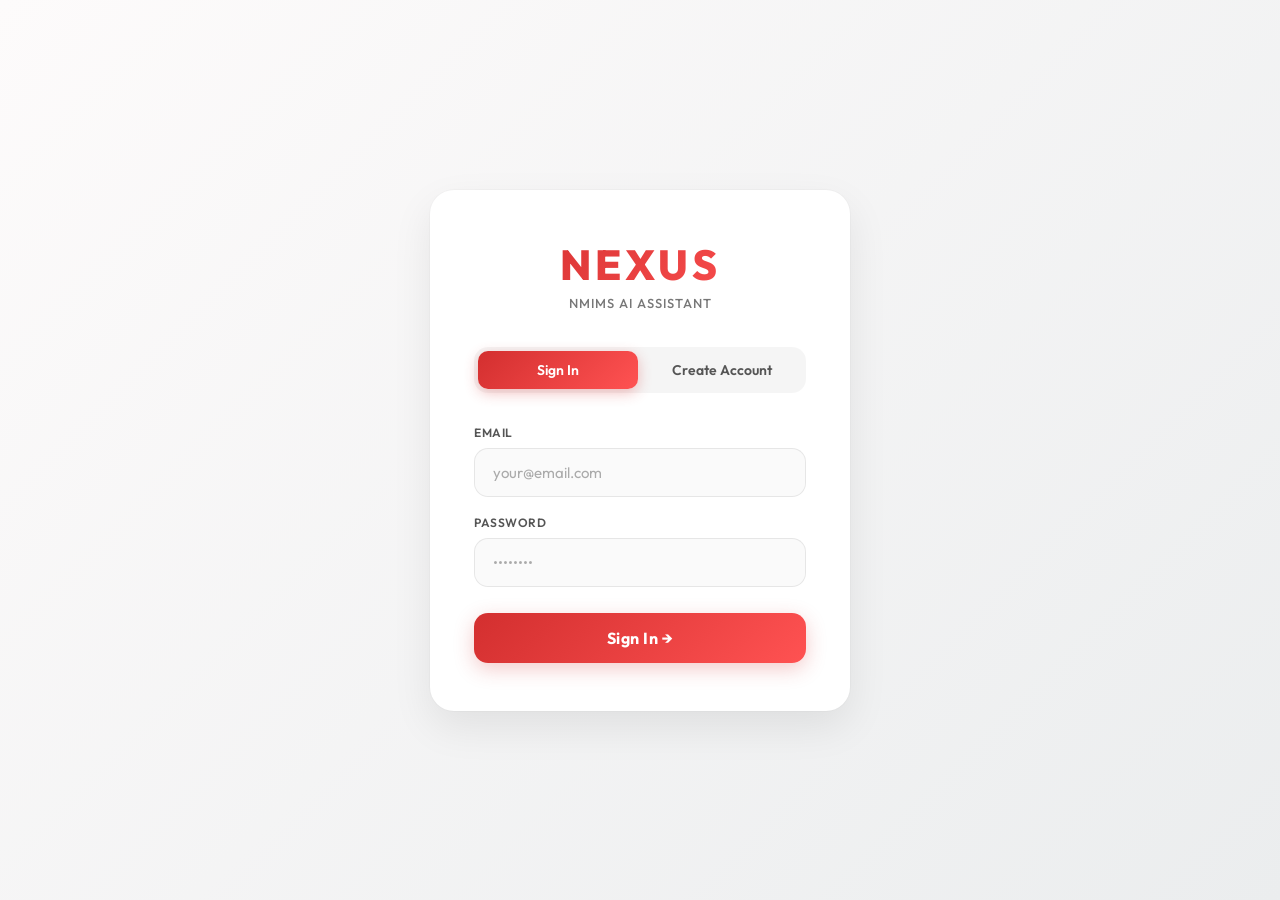
<file: 2.0/templates/login.html>
<!DOCTYPE html>
<html lang="en">
<head>
    <meta charset="UTF-8">
    <meta name="viewport" content="width=device-width, initial-scale=1.0">
    <title>Nexus — Sign In</title>
    <meta name="description" content="Sign in to Nexus, your NMIMS AI assistant.">
    <link rel="preconnect" href="https://fonts.googleapis.com">
    <link href="https://fonts.googleapis.com/css2?family=Outfit:wght@300;400;500;600;700;800&display=swap" rel="stylesheet">
    <style>
        *, *::before, *::after { box-sizing: border-box; margin: 0; padding: 0; }

        body {
            font-family: 'Outfit', sans-serif;
            min-height: 100vh;
            display: flex;
            align-items: center;
            justify-content: center;
            background: linear-gradient(135deg, #fdfbfb 0%, #ebedee 100%); /* Nexus light theme background */
            overflow: hidden;
            color: #333;
        }

        /* Card */
        .card {
            position: relative;
            background: #ffffff;
            border-radius: 24px;
            padding: 48px 44px;
            width: 100%;
            max-width: 420px;
            box-shadow: 0 16px 40px rgba(0,0,0,0.08), 0 0 0 1px rgba(0,0,0,0.02);
            animation: cardIn 0.6s cubic-bezier(0.22, 1, 0.36, 1) forwards;
        }

        @keyframes cardIn {
            from { opacity: 0; transform: translateY(24px) scale(0.97); }
            to   { opacity: 1; transform: translateY(0) scale(1); }
        }

        /* Logo */
        .logo-area {
            text-align: center;
            margin-bottom: 36px;
        }
        .logo-area .brand {
            font-size: 42px;
            font-weight: 800;
            letter-spacing: 4px;
            background: linear-gradient(135deg, #d32f2f, #ff5252, #b71c1c); /* Nexus brand red */
            background-size: 200% 200%;
            -webkit-background-clip: text;
            background-clip: text;
            -webkit-text-fill-color: transparent;
            animation: gradShift 4s ease infinite;
        }
        @keyframes gradShift {
            0%   { background-position: 0% 50%; }
            50%  { background-position: 100% 50%; }
            100% { background-position: 0% 50%; }
        }
        .logo-area .tagline {
            color: #777;
            font-size: 13px;
            letter-spacing: 1px;
            margin-top: 4px;
            font-weight: 500;
        }

        /* Tabs */
        .tabs {
            display: flex;
            background: rgba(0,0,0,0.04);
            border-radius: 14px;
            padding: 4px;
            margin-bottom: 32px;
            gap: 4px;
        }
        .tab-btn {
            flex: 1;
            padding: 10px;
            border: none;
            background: transparent;
            color: #555;
            font-family: inherit;
            font-size: 14px;
            font-weight: 600;
            border-radius: 10px;
            cursor: pointer;
            transition: all 0.25s ease;
        }
        .tab-btn.active {
            background: linear-gradient(135deg, #d32f2f, #ff5252);
            color: white;
            box-shadow: 0 4px 14px rgba(211,47,47,0.3);
        }

        /* Form */
        .form-panel { display: none; }
        .form-panel.active { display: block; animation: fadeUp 0.3s ease forwards; }
        @keyframes fadeUp {
            from { opacity: 0; transform: translateY(10px); }
            to   { opacity: 1; transform: translateY(0); }
        }

        .field {
            margin-bottom: 18px;
        }
        .field label {
            display: block;
            color: #555;
            font-size: 12px;
            font-weight: 600;
            letter-spacing: 0.5px;
            text-transform: uppercase;
            margin-bottom: 8px;
        }
        .field input {
            width: 100%;
            padding: 14px 18px;
            background: rgba(0,0,0,0.02);
            border: 1px solid rgba(0,0,0,0.08);
            border-radius: 14px;
            color: #333;
            font-family: inherit;
            font-size: 15px;
            outline: none;
            transition: all 0.2s ease;
        }
        .field input::placeholder { color: #aaa; }
        .field input:focus {
            border-color: rgba(211,47,47,0.5);
            background: white;
            box-shadow: 0 0 0 3px rgba(211,47,47,0.1);
        }

        /* Submit button */
        .submit-btn {
            width: 100%;
            padding: 15px;
            background: linear-gradient(135deg, #d32f2f 0%, #ff5252 100%);
            border: none;
            border-radius: 14px;
            color: white;
            font-family: inherit;
            font-size: 16px;
            font-weight: 700;
            cursor: pointer;
            margin-top: 8px;
            letter-spacing: 0.5px;
            transition: all 0.2s ease;
            box-shadow: 0 6px 20px rgba(211,47,47,0.25);
        }
        .submit-btn:hover   { transform: translateY(-2px); box-shadow: 0 10px 28px rgba(211,47,47,0.35); }
        .submit-btn:active  { transform: translateY(0); }
        .submit-btn:disabled { opacity: 0.6; pointer-events: none; }

        /* Error / success */
        .msg-box {
            margin-top: 16px;
            padding: 12px 16px;
            border-radius: 12px;
            font-size: 14px;
            font-weight: 500;
            display: none;
        }
        .msg-box.error   { background: rgba(229,57,53,0.1); color: #d32f2f; border: 1px solid rgba(229,57,53,0.2); display: block; }
        .msg-box.success { background: rgba(67,160,71,0.1); color: #2e7d32; border: 1px solid rgba(67,160,71,0.2); display: block; }

        /* Divider */
        .divider {
            text-align: center;
            color: #888;
            font-size: 12px;
            margin: 8px 0 4px;
        }

        /* Netflix-style Splash Screen */
        .netflix-splash {
            position: fixed;
            top: 0; left: 0; width: 100%; height: 100%;
            background: #000000;
            display: flex;
            justify-content: center;
            align-items: center;
            z-index: 9999;
            pointer-events: none; /* Allows clicking through if JS ever stalls */
            animation: fadeOutSplash 0.5s ease-in 3.5s forwards;
        }

        .netflix-text {
            font-size: 80px;
            font-weight: 800;
            letter-spacing: 5px;
            color: #e50914; /* Netflix Red */
            transform: scale(0.5);
            opacity: 0;
            animation: netflixZoom 3.5s cubic-bezier(0.19, 1, 0.22, 1) forwards;
            text-shadow: 0 0 30px rgba(229, 9, 20, 0.8);
        }

        @keyframes netflixZoom {
            0% { transform: scale(3); opacity: 0; filter: blur(10px); }
            20% { transform: scale(1); opacity: 1; filter: blur(0px); }
            80% { transform: scale(1.15); opacity: 1; filter: blur(0px); }
            100% { transform: scale(2.5); opacity: 0; filter: blur(10px); }
        }

        @keyframes fadeOutSplash {
            0% { opacity: 1; visibility: visible; }
            100% { opacity: 0; visibility: hidden; }
        }
    </style>
</head>
<body>

<!-- Netflix-style Splash Screen -->
<div class="netflix-splash" id="splashScreen">
    <div class="netflix-text">NEXUS</div>
</div>

<div class="card">
    <div class="logo-area">
        <div class="brand">NEXUS</div>
        <div class="tagline">NMIMS AI ASSISTANT</div>
    </div>

    <div class="tabs">
        <button class="tab-btn active" id="tabSignIn"  onclick="switchTab('signin')">Sign In</button>
        <button class="tab-btn"        id="tabRegister" onclick="switchTab('register')">Create Account</button>
    </div>

    <!-- Sign In -->
    <div class="form-panel active" id="panelSignin">
        <div class="field">
            <label>Email</label>
            <input type="email" id="loginEmail" placeholder="your@email.com" autocomplete="email">
        </div>
        <div class="field">
            <label>Password</label>
            <input type="password" id="loginPassword" placeholder="••••••••" autocomplete="current-password">
        </div>
        <button class="submit-btn" id="loginBtn" onclick="doLogin()">Sign In →</button>
        <div class="msg-box" id="loginMsg"></div>
    </div>

    <!-- Register -->
    <div class="form-panel" id="panelRegister">
        <div class="field">
            <label>Username</label>
            <input type="text" id="regUsername" placeholder="e.g. kavya_shah" autocomplete="username">
        </div>
        <div class="field">
            <label>Email</label>
            <input type="email" id="regEmail" placeholder="your@email.com" autocomplete="email">
        </div>
        <div class="field">
            <label>Password</label>
            <input type="password" id="regPassword" placeholder="Min 6 characters" autocomplete="new-password">
        </div>
        <button class="submit-btn" id="registerBtn" onclick="doRegister()">Create Account →</button>
        <div class="msg-box" id="registerMsg"></div>
    </div>
</div>

<script>
    // If already logged in, go straight to the app
    if (localStorage.getItem('nexus_token')) {
        window.location.href = '/';
    }

    function switchTab(tab) {
        document.getElementById('tabSignIn').classList.toggle('active', tab === 'signin');
        document.getElementById('tabRegister').classList.toggle('active', tab === 'register');
        document.getElementById('panelSignin').classList.toggle('active', tab === 'signin');
        document.getElementById('panelRegister').classList.toggle('active', tab === 'register');
    }

    function showMsg(id, text, type) {
        const el = document.getElementById(id);
        el.textContent = text;
        el.className = `msg-box ${type}`;
    }

    async function doLogin() {
        const email    = document.getElementById('loginEmail').value.trim();
        const password = document.getElementById('loginPassword').value;
        if (!email || !password) return showMsg('loginMsg', 'Please fill in all fields.', 'error');

        const btn = document.getElementById('loginBtn');
        btn.disabled = true;
        btn.textContent = 'Signing in…';

        const formData = new FormData();
        formData.append('email', email);
        formData.append('password', password);

        try {
            const res  = await fetch('/auth/login', { method: 'POST', body: formData });
            const data = await res.json();
            if (!res.ok) {
                showMsg('loginMsg', data.detail || 'Login failed.', 'error');
            } else {
                localStorage.setItem('nexus_token', data.token);
                localStorage.setItem('nexus_user',  JSON.stringify(data.user));
                showMsg('loginMsg', '✓ Welcome back, ' + data.user.username + '!', 'success');
                setTimeout(() => window.location.href = '/', 600);
            }
        } catch {
            showMsg('loginMsg', 'Cannot connect to server.', 'error');
        } finally {
            btn.disabled = false;
            btn.textContent = 'Sign In →';
        }
    }

    async function doRegister() {
        const username = document.getElementById('regUsername').value.trim();
        const email    = document.getElementById('regEmail').value.trim();
        const password = document.getElementById('regPassword').value;

        if (!username || !email || !password) return showMsg('registerMsg', 'Please fill in all fields.', 'error');
        if (password.length < 6) return showMsg('registerMsg', 'Password must be at least 6 characters.', 'error');

        const btn = document.getElementById('registerBtn');
        btn.disabled = true;
        btn.textContent = 'Creating account…';

        const formData = new FormData();
        formData.append('username', username);
        formData.append('email', email);
        formData.append('password', password);

        try {
            const res  = await fetch('/auth/register', { method: 'POST', body: formData });
            const data = await res.json();
            if (!res.ok) {
                showMsg('registerMsg', data.detail || 'Registration failed.', 'error');
            } else {
                showMsg('registerMsg', '✓ Account created! Please sign in.', 'success');
                setTimeout(() => {
                    document.getElementById('loginEmail').value = email;
                    switchTab('signin');
                }, 1500);
            }
        } catch {
            showMsg('registerMsg', 'Cannot connect to server.', 'error');
        } finally {
            btn.disabled = false;
            btn.textContent = 'Create Account →';
        }
    }

    // Splash Screen Logic
    window.addEventListener('load', () => {
        setTimeout(() => {
            const splash = document.getElementById('splashScreen');
            if(splash) {
                splash.classList.add('hidden');
                setTimeout(() => splash.style.display = 'none', 1000);
            }
        }, 3500); // 3.5s netflix animation time
    });

    // Enter key on inputs
    document.addEventListener('keypress', (e) => {
        if (e.key !== 'Enter') return;
        if (document.getElementById('panelSignin').classList.contains('active')) doLogin();
        else doRegister();
    });
</script>
</body>
</html>
</file>
